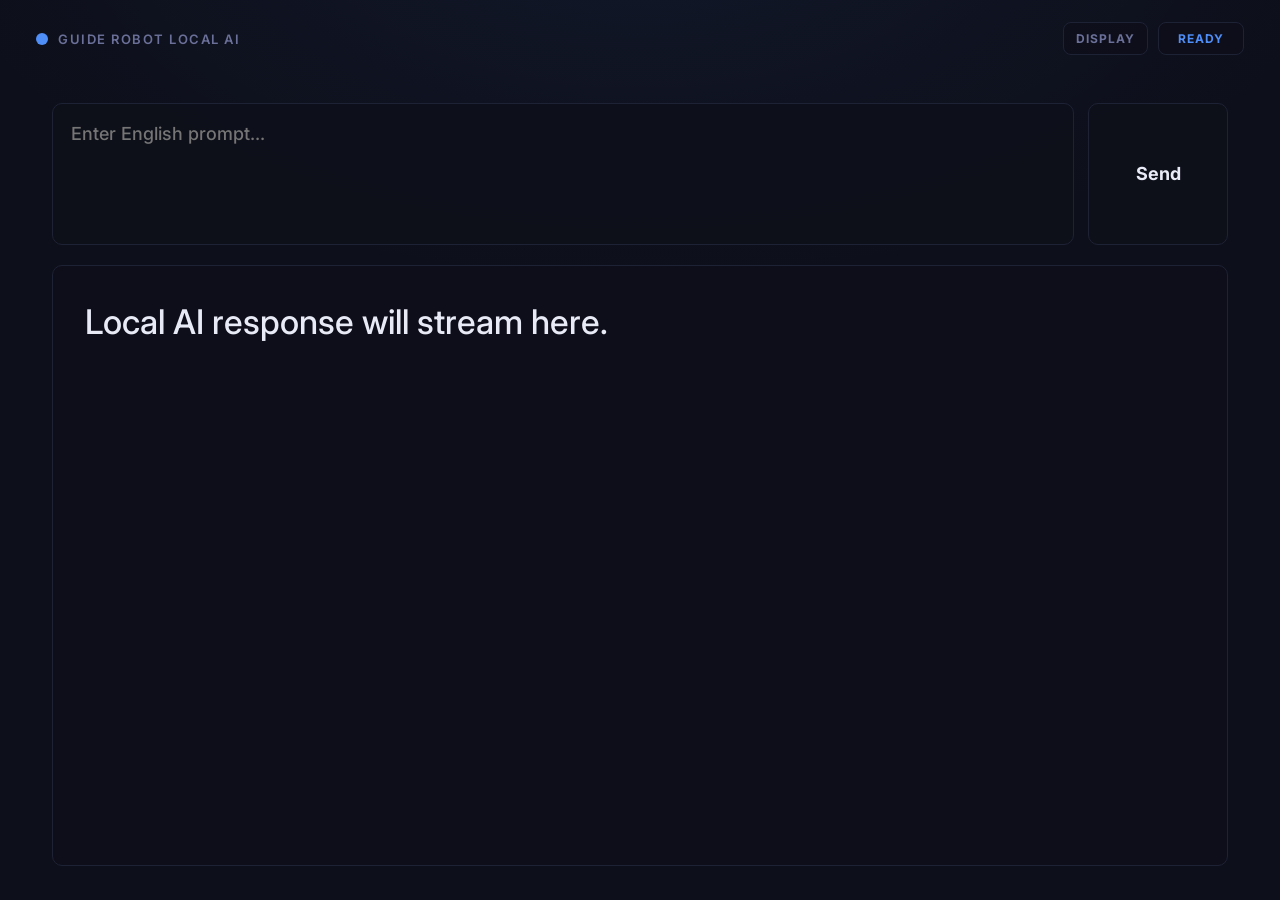
<file: local_ai.html>
<!DOCTYPE html>
<html lang="en">
<head>
    <meta charset="UTF-8">
    <meta name="viewport" content="width=device-width, initial-scale=1.0, maximum-scale=1.0, user-scalable=no">
    <title>Guide Robot Local AI</title>
    <link rel="stylesheet" href="/style.css">
</head>
<body>
    <main id="display-area">
        <div class="display-header">
            <div class="display-header-left">
                <div class="robot-indicator">
                    <span class="pulse-ring"></span>
                    <span class="pulse-dot"></span>
                </div>
                <span class="display-label">Guide Robot Local AI</span>
            </div>
            <div class="display-header-right">
                <a class="header-link" href="/">Display</a>
                <span id="local-ai-state" class="demo-state">Ready</span>
            </div>
        </div>

        <section class="local-ai-panel">
            <form id="local-ai-form" class="local-ai-form">
                <textarea id="local-ai-input" rows="4" placeholder="Enter English prompt..."></textarea>
                <button type="submit" class="demo-action-btn local-ai-send-btn">
                    <span class="demo-action-title">Send</span>
                </button>
            </form>

            <div class="local-ai-response-box">
                <div id="local-ai-output">Local AI response will stream here.</div>
                <span class="stream-cursor" id="local-ai-cursor"></span>
            </div>
        </section>
    </main>

    <script src="/local_ai.js"></script>
</body>
</html>
</file>
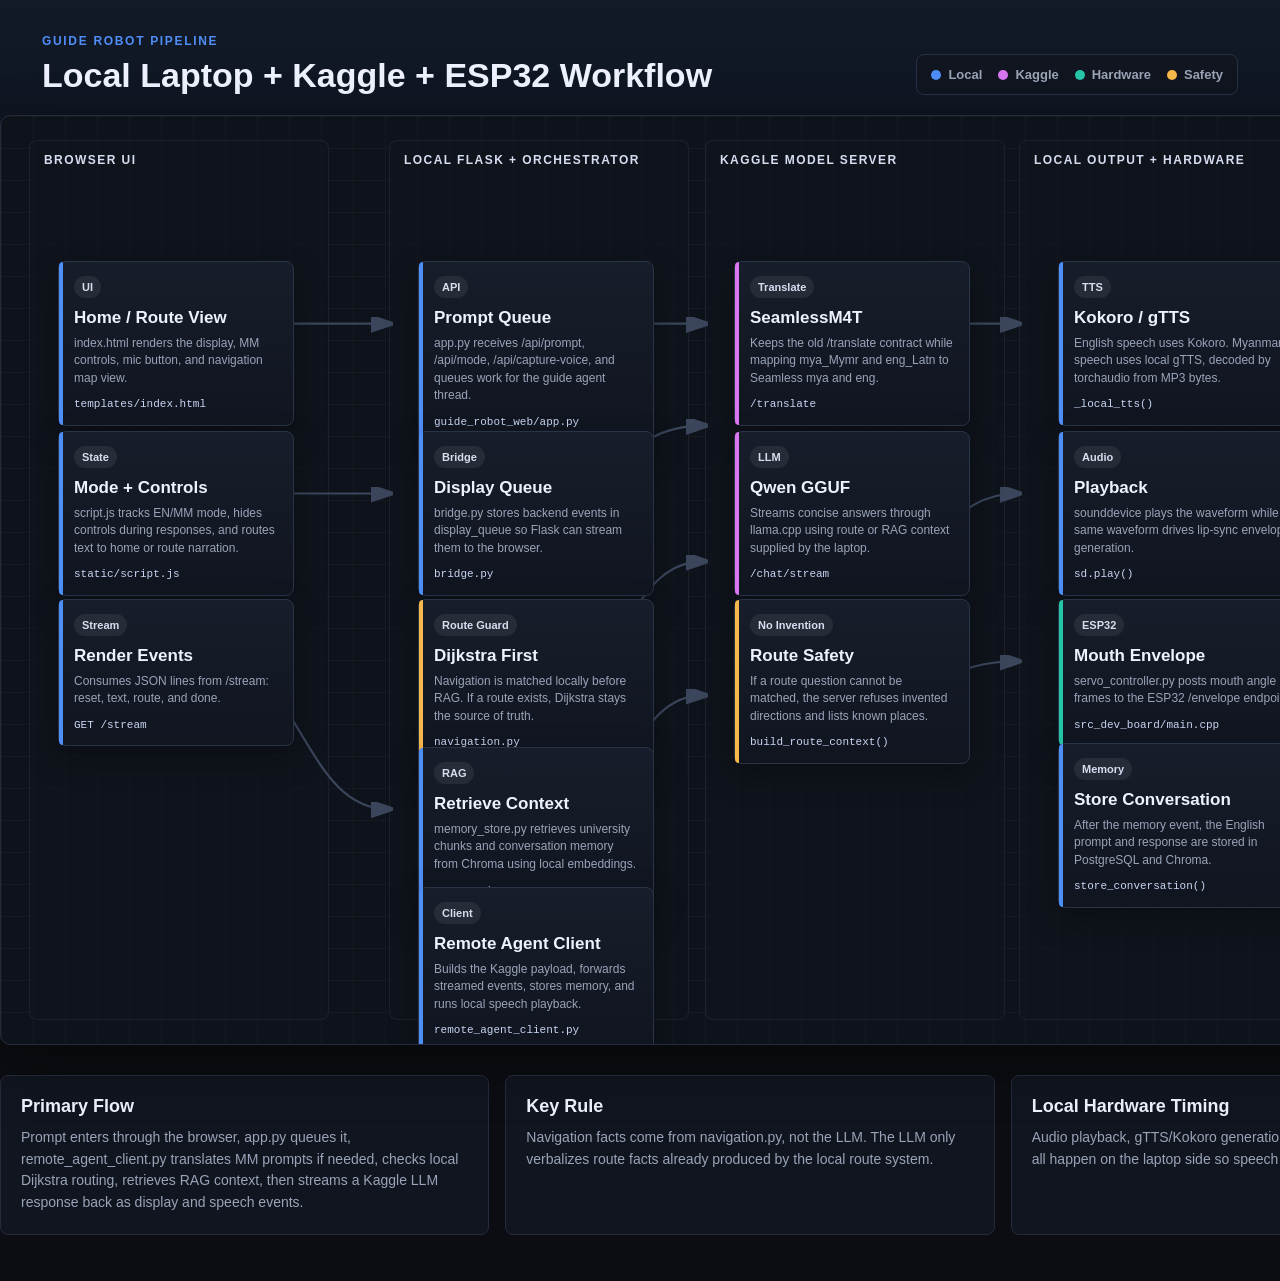
<file: workflow_visualization/guide_robot_workflow.html>
<!DOCTYPE html>
<html lang="en">
<head>
  <meta charset="UTF-8">
  <meta name="viewport" content="width=device-width, initial-scale=1.0">
  <title>Guide Robot Workflow</title>
  <link rel="stylesheet" href="workflow.css">
</head>
<body>
  <header class="topbar">
    <div>
      <p class="eyebrow">Guide Robot Pipeline</p>
      <h1>Local Laptop + Kaggle + ESP32 Workflow</h1>
    </div>
    <div class="legend">
      <span><i class="dot local"></i>Local</span>
      <span><i class="dot remote"></i>Kaggle</span>
      <span><i class="dot hardware"></i>Hardware</span>
      <span><i class="dot guard"></i>Safety</span>
    </div>
  </header>

  <main class="canvas">
    <section class="lane lane-browser">
      <div class="lane-title">Browser UI</div>
      <article class="node local n1">
        <span class="node-type">UI</span>
        <h2>Home / Route View</h2>
        <p>index.html renders the display, MM controls, mic button, and navigation map view.</p>
        <code>templates/index.html</code>
      </article>
      <article class="node local n2">
        <span class="node-type">State</span>
        <h2>Mode + Controls</h2>
        <p>script.js tracks EN/MM mode, hides controls during responses, and routes text to home or route narration.</p>
        <code>static/script.js</code>
      </article>
      <article class="node local n3">
        <span class="node-type">Stream</span>
        <h2>Render Events</h2>
        <p>Consumes JSON lines from /stream: reset, text, route, and done.</p>
        <code>GET /stream</code>
      </article>
    </section>

    <section class="lane lane-local">
      <div class="lane-title">Local Flask + Orchestrator</div>
      <article class="node local n4">
        <span class="node-type">API</span>
        <h2>Prompt Queue</h2>
        <p>app.py receives /api/prompt, /api/mode, /api/capture-voice, and queues work for the guide agent thread.</p>
        <code>guide_robot_web/app.py</code>
      </article>
      <article class="node local n5">
        <span class="node-type">Bridge</span>
        <h2>Display Queue</h2>
        <p>bridge.py stores backend events in display_queue so Flask can stream them to the browser.</p>
        <code>bridge.py</code>
      </article>
      <article class="node guard n6">
        <span class="node-type">Route Guard</span>
        <h2>Dijkstra First</h2>
        <p>Navigation is matched locally before RAG. If a route exists, Dijkstra stays the source of truth.</p>
        <code>navigation.py</code>
      </article>
      <article class="node local n7">
        <span class="node-type">RAG</span>
        <h2>Retrieve Context</h2>
        <p>memory_store.py retrieves university chunks and conversation memory from Chroma using local embeddings.</p>
        <code>memory_store.py</code>
      </article>
      <article class="node local n8">
        <span class="node-type">Client</span>
        <h2>Remote Agent Client</h2>
        <p>Builds the Kaggle payload, forwards streamed events, stores memory, and runs local speech playback.</p>
        <code>remote_agent_client.py</code>
      </article>
    </section>

    <section class="lane lane-remote">
      <div class="lane-title">Kaggle Model Server</div>
      <article class="node remote n9">
        <span class="node-type">Translate</span>
        <h2>SeamlessM4T</h2>
        <p>Keeps the old /translate contract while mapping mya_Mymr and eng_Latn to Seamless mya and eng.</p>
        <code>/translate</code>
      </article>
      <article class="node remote n10">
        <span class="node-type">LLM</span>
        <h2>Qwen GGUF</h2>
        <p>Streams concise answers through llama.cpp using route or RAG context supplied by the laptop.</p>
        <code>/chat/stream</code>
      </article>
      <article class="node guard n11">
        <span class="node-type">No Invention</span>
        <h2>Route Safety</h2>
        <p>If a route question cannot be matched, the server refuses invented directions and lists known places.</p>
        <code>build_route_context()</code>
      </article>
    </section>

    <section class="lane lane-output">
      <div class="lane-title">Local Output + Hardware</div>
      <article class="node local n12">
        <span class="node-type">TTS</span>
        <h2>Kokoro / gTTS</h2>
        <p>English speech uses Kokoro. Myanmar speech uses local gTTS, decoded by torchaudio from MP3 bytes.</p>
        <code>_local_tts()</code>
      </article>
      <article class="node local n13">
        <span class="node-type">Audio</span>
        <h2>Playback</h2>
        <p>sounddevice plays the waveform while the same waveform drives lip-sync envelope generation.</p>
        <code>sd.play()</code>
      </article>
      <article class="node hardware n14">
        <span class="node-type">ESP32</span>
        <h2>Mouth Envelope</h2>
        <p>servo_controller.py posts mouth angle frames to the ESP32 /envelope endpoint.</p>
        <code>src_dev_board/main.cpp</code>
      </article>
      <article class="node local n15">
        <span class="node-type">Memory</span>
        <h2>Store Conversation</h2>
        <p>After the memory event, the English prompt and response are stored in PostgreSQL and Chroma.</p>
        <code>store_conversation()</code>
      </article>
    </section>

    <svg class="wires" viewBox="0 0 1500 930" preserveAspectRatio="none" aria-hidden="true">
      <defs>
        <marker id="arrow" markerWidth="10" markerHeight="10" refX="8" refY="3" orient="auto" markerUnits="strokeWidth">
          <path d="M0,0 L0,6 L9,3 z"></path>
        </marker>
      </defs>
      <path d="M210 208 C300 208, 300 208, 388 208"></path>
      <path d="M210 378 C300 378, 300 378, 388 378"></path>
      <path d="M210 546 C302 546, 302 694, 388 694"></path>
      <path d="M565 208 C640 208, 640 208, 704 208"></path>
      <path d="M565 378 C620 378, 620 310, 704 310"></path>
      <path d="M565 546 C632 546, 632 446, 704 446"></path>
      <path d="M565 694 C630 694, 630 580, 704 580"></path>
      <path d="M882 208 C944 208, 944 208, 1018 208"></path>
      <path d="M882 446 C946 446, 946 378, 1018 378"></path>
      <path d="M882 580 C944 580, 944 546, 1018 546"></path>
      <path d="M1198 208 C1260 208, 1260 208, 1326 208"></path>
      <path d="M1198 378 C1260 378, 1260 378, 1326 378"></path>
      <path d="M1198 546 C1260 546, 1260 546, 1326 546"></path>
      <path d="M1198 690 C1260 690, 1260 690, 1326 690"></path>
    </svg>
  </main>

  <section class="notes">
    <div>
      <h2>Primary Flow</h2>
      <p>Prompt enters through the browser, app.py queues it, remote_agent_client.py translates MM prompts if needed, checks local Dijkstra routing, retrieves RAG context, then streams a Kaggle LLM response back as display and speech events.</p>
    </div>
    <div>
      <h2>Key Rule</h2>
      <p>Navigation facts come from navigation.py, not the LLM. The LLM only verbalizes route facts already produced by the local route system.</p>
    </div>
    <div>
      <h2>Local Hardware Timing</h2>
      <p>Audio playback, gTTS/Kokoro generation, and ESP32 mouth envelopes all happen on the laptop side so speech and lip-sync stay aligned.</p>
    </div>
  </section>
</body>
</html>
</file>
<file: style.css>
@import url('https://fonts.googleapis.com/css2?family=Inter:wght@400;500;600;700&display=swap');

*, *::before, *::after {
    margin: 0;
    padding: 0;
    box-sizing: border-box;
}

:root {
    --bg: #0d0f1a;
    --accent: #4f8ef7;
    --accent-glow: rgba(79, 142, 247, 0.18);
    --text: #e8eaf6;
    --text-dim: #6b7099;
    --border: #1e2235;
    --font: 'Inter', 'Segoe UI', system-ui, sans-serif;
}

body {
    background-color: var(--bg);
    color: var(--text);
    height: 100dvh;
    width: 100dvw;
    overflow: hidden;
    -webkit-touch-callout: none;
    user-select: none;
    font-family: var(--font);
    -webkit-font-smoothing: antialiased;
}

#display-area {
    display: flex;
    flex-direction: column;
    height: 100%;
    background:
        radial-gradient(ellipse 80% 60% at 50% -10%, rgba(79, 142, 247, 0.07) 0%, transparent 70%),
        var(--bg);
    overflow: hidden;
}

.display-header {
    display: flex;
    align-items: center;
    justify-content: space-between;
    padding: 22px 36px 0;
    flex-shrink: 0;
}

.display-header-left,
.display-header-right {
    display: flex;
    align-items: center;
    gap: 10px;
}

.display-label {
    font-size: 13px;
    font-weight: 600;
    color: var(--text-dim);
    letter-spacing: 1.5px;
    text-transform: uppercase;
}

.demo-state {
    min-width: 86px;
    border: 1px solid var(--border);
    border-radius: 8px;
    padding: 8px 12px;
    color: var(--accent);
    font-size: 12px;
    font-weight: 700;
    text-align: center;
    text-transform: uppercase;
    letter-spacing: 1px;
    background: rgba(13, 15, 26, 0.86);
}

.header-link {
    border: 1px solid var(--border);
    border-radius: 8px;
    padding: 8px 12px;
    background: rgba(13, 15, 26, 0.86);
    color: var(--text-dim);
    font-size: 12px;
    font-weight: 700;
    text-decoration: none;
    text-transform: uppercase;
    letter-spacing: 1px;
}

.header-link:hover {
    border-color: var(--accent);
    color: var(--accent);
}

.robot-indicator {
    position: relative;
    width: 12px;
    height: 12px;
}

.pulse-dot {
    position: absolute;
    inset: 0;
    border-radius: 50%;
    background: var(--accent);
}

.pulse-ring {
    position: absolute;
    inset: -4px;
    border-radius: 50%;
    border: 2px solid var(--accent);
    opacity: 0;
    animation: pulse-ring 2.4s ease-out infinite;
}

@keyframes pulse-ring {
    0% { transform: scale(0.6); opacity: 0.7; }
    100% { transform: scale(1.8); opacity: 0; }
}

.stream-container {
    flex: 1;
    display: flex;
    flex-direction: column;
    align-items: flex-start;
    padding: 48px 52px;
    overflow-y: auto;
    position: relative;
}

.stream-container::-webkit-scrollbar { width: 4px; }
.stream-container::-webkit-scrollbar-track { background: transparent; }
.stream-container::-webkit-scrollbar-thumb { background: var(--border); border-radius: 4px; }

#stream-output {
    font-size: clamp(22px, 3.2vw, 38px);
    line-height: 1.65;
    font-weight: 500;
    color: var(--text);
    max-width: 900px;
    position: relative;
}

.stream-line {
    display: block;
    margin-bottom: 12px;
    animation: token-fade 0.15s ease-out;
}

@keyframes token-fade {
    from { opacity: 0.4; }
    to { opacity: 1; }
}

.stream-cursor {
    display: inline-block;
    width: 3px;
    height: 1.2em;
    background: var(--accent);
    border-radius: 2px;
    margin-left: 4px;
    vertical-align: text-bottom;
    animation: blink 1s step-start infinite;
    opacity: 0;
}

.stream-cursor.active {
    opacity: 1;
}

@keyframes blink {
    0%, 100% { opacity: 1; }
    50% { opacity: 0; }
}

.demo-controls {
    flex-shrink: 0;
    display: grid;
    grid-template-columns: repeat(4, minmax(0, 1fr));
    gap: clamp(8px, 1.3vw, 16px);
    padding: 0 clamp(16px, 3vw, 36px) clamp(18px, 3vw, 32px);
}

.motion-stage {
    flex: 1;
    display: flex;
    align-items: center;
    padding: 48px 52px;
}

.motion-copy {
    max-width: 900px;
}

.motion-copy h1 {
    color: var(--text);
    font-size: clamp(34px, 6vw, 72px);
    line-height: 1;
    font-weight: 700;
}

.motion-copy p {
    margin-top: 22px;
    color: var(--text-dim);
    font-size: clamp(18px, 2.2vw, 28px);
    line-height: 1.5;
}

.motion-controls {
    flex-shrink: 0;
    display: grid;
    grid-template-columns: repeat(3, minmax(0, 1fr));
    gap: clamp(8px, 1.3vw, 16px);
    padding: 0 clamp(16px, 3vw, 36px) clamp(18px, 3vw, 32px);
}

.motion-action-btn {
    min-height: 110px;
    text-align: center;
}

.demo-action-btn {
    min-width: 0;
    min-height: 82px;
    border: 1px solid var(--border);
    border-radius: 10px;
    background: rgba(13, 15, 26, 0.88);
    color: var(--text);
    font-family: var(--font);
    cursor: pointer;
    padding: 14px 16px;
    text-align: left;
    transition: background 0.15s, border-color 0.15s, color 0.15s, transform 0.15s;
}

.demo-action-btn:hover:not(:disabled) {
    border-color: var(--accent);
    color: var(--accent);
    background: rgba(79, 142, 247, 0.12);
    transform: translateY(-1px);
}

.demo-action-btn:disabled {
    opacity: 0.55;
    cursor: not-allowed;
}

.demo-action-title {
    display: block;
    overflow-wrap: anywhere;
}

.demo-action-title {
    font-size: clamp(14px, 1.6vw, 18px);
    line-height: 1.25;
    font-weight: 700;
}

@media (max-width: 820px) {
    .display-header {
        padding: 18px 18px 0;
    }

    .stream-container {
        padding: 34px 22px;
    }

    .demo-controls {
        grid-template-columns: 1fr 1fr;
    }

    .motion-stage {
        padding: 34px 22px;
    }

    .motion-controls {
        grid-template-columns: 1fr;
    }
}

@media (max-width: 520px) {
    .display-label {
        font-size: 11px;
    }

    .demo-state {
        min-width: 72px;
        padding: 7px 9px;
    }

    .demo-controls {
        grid-template-columns: 1fr;
    }
}

.local-ai-panel {
    flex: 1;
    display: flex;
    flex-direction: column;
    gap: 20px;
    padding: 48px 52px 34px;
    min-height: 0;
}

.local-ai-form {
    display: grid;
    grid-template-columns: minmax(0, 1fr) 140px;
    gap: 14px;
    flex-shrink: 0;
}

#local-ai-input {
    width: 100%;
    min-width: 0;
    resize: none;
    border: 1px solid var(--border);
    border-radius: 10px;
    background: rgba(13, 15, 26, 0.88);
    color: var(--text);
    font: 500 18px/1.5 var(--font);
    padding: 16px 18px;
    outline: none;
}

#local-ai-input:focus {
    border-color: var(--accent);
    box-shadow: 0 0 0 3px var(--accent-glow);
}

.local-ai-send-btn {
    min-height: 100%;
    text-align: center;
}

.local-ai-response-box {
    flex: 1;
    min-height: 0;
    overflow-y: auto;
    border: 1px solid var(--border);
    border-radius: 10px;
    background: rgba(13, 15, 26, 0.72);
    padding: 28px 32px;
}

#local-ai-output {
    color: var(--text);
    font-size: clamp(22px, 3vw, 34px);
    line-height: 1.65;
    font-weight: 500;
}

@media (max-width: 720px) {
    .local-ai-panel {
        padding: 34px 22px;
    }

    .local-ai-form {
        grid-template-columns: 1fr;
    }

    .local-ai-send-btn {
        min-height: 72px;
    }
}
</file>
<file: workflow_visualization/workflow.css>
:root {
  --bg: #0b0d12;
  --panel: #11151f;
  --panel-2: #151a26;
  --text: #eef2ff;
  --muted: #9aa4b8;
  --line: #3b465c;
  --local: #4f8ef7;
  --remote: #d977f2;
  --hardware: #24c6a7;
  --guard: #f5b84b;
  --shadow: 0 18px 55px rgba(0, 0, 0, 0.34);
  font-family: Inter, "Segoe UI", Arial, sans-serif;
}

* {
  box-sizing: border-box;
}

body {
  margin: 0;
  min-width: 1280px;
  background:
    linear-gradient(180deg, rgba(79, 142, 247, 0.1), transparent 320px),
    var(--bg);
  color: var(--text);
}

.topbar {
  display: flex;
  justify-content: space-between;
  align-items: end;
  gap: 28px;
  padding: 34px 42px 20px;
}

.eyebrow {
  margin: 0 0 8px;
  color: var(--local);
  font-size: 12px;
  font-weight: 800;
  letter-spacing: 0.14em;
  text-transform: uppercase;
}

h1 {
  margin: 0;
  font-size: 34px;
  font-weight: 800;
  letter-spacing: 0;
}

.legend {
  display: flex;
  gap: 16px;
  padding: 12px 14px;
  border: 1px solid #273145;
  border-radius: 8px;
  background: rgba(17, 21, 31, 0.82);
  color: var(--muted);
  font-size: 13px;
  font-weight: 700;
}

.legend span {
  display: inline-flex;
  align-items: center;
  gap: 7px;
  white-space: nowrap;
}

.dot {
  width: 10px;
  height: 10px;
  border-radius: 50%;
  display: inline-block;
}

.dot.local { background: var(--local); }
.dot.remote { background: var(--remote); }
.dot.hardware { background: var(--hardware); }
.dot.guard { background: var(--guard); }

.canvas {
  position: relative;
  width: 1500px;
  height: 930px;
  margin: 0 auto 30px;
  border: 1px solid #242c3c;
  border-radius: 10px;
  background:
    linear-gradient(rgba(255,255,255,0.028) 1px, transparent 1px),
    linear-gradient(90deg, rgba(255,255,255,0.028) 1px, transparent 1px),
    #0e121a;
  background-size: 32px 32px;
  overflow: hidden;
  box-shadow: var(--shadow);
}

.lane {
  position: absolute;
  top: 24px;
  bottom: 24px;
  width: 300px;
  border: 1px solid rgba(255, 255, 255, 0.06);
  border-radius: 8px;
  background: rgba(17, 21, 31, 0.54);
}

.lane-browser { left: 28px; }
.lane-local { left: 388px; }
.lane-remote { left: 704px; }
.lane-output { left: 1018px; width: 454px; }

.lane-title {
  position: absolute;
  left: 14px;
  top: 12px;
  color: #d6ddf1;
  font-size: 12px;
  font-weight: 900;
  letter-spacing: 0.12em;
  text-transform: uppercase;
}

.node {
  position: absolute;
  width: 236px;
  min-height: 126px;
  padding: 14px 15px 13px;
  border: 1px solid #2a3447;
  border-radius: 8px;
  background: linear-gradient(180deg, #171d2a, #101520);
  box-shadow: 0 12px 32px rgba(0, 0, 0, 0.28);
  z-index: 2;
}

.lane-output .node {
  width: 260px;
}

.node::before {
  content: "";
  position: absolute;
  inset: 0 auto 0 0;
  width: 4px;
  border-radius: 8px 0 0 8px;
}

.node.local::before { background: var(--local); }
.node.remote::before { background: var(--remote); }
.node.hardware::before { background: var(--hardware); }
.node.guard::before { background: var(--guard); }

.node-type {
  display: inline-flex;
  align-items: center;
  height: 22px;
  padding: 0 8px;
  border-radius: 999px;
  background: rgba(255, 255, 255, 0.07);
  color: #d7def0;
  font-size: 11px;
  font-weight: 800;
}

.node h2 {
  margin: 10px 0 7px;
  font-size: 17px;
  line-height: 1.18;
  letter-spacing: 0;
}

.node p {
  margin: 0 0 10px;
  color: var(--muted);
  font-size: 12px;
  line-height: 1.45;
}

.node code {
  display: block;
  color: #c9d6f2;
  font-size: 11px;
  line-height: 1.3;
  word-break: break-word;
}

.n1 { left: 28px; top: 120px; }
.n2 { left: 28px; top: 290px; }
.n3 { left: 28px; top: 458px; }
.n4 { left: 28px; top: 120px; }
.n5 { left: 28px; top: 290px; }
.n6 { left: 28px; top: 458px; }
.n7 { left: 28px; top: 606px; }
.n8 { left: 28px; top: 746px; }
.n9 { left: 28px; top: 120px; }
.n10 { left: 28px; top: 290px; }
.n11 { left: 28px; top: 458px; }
.n12 { left: 38px; top: 120px; }
.n13 { left: 38px; top: 290px; }
.n14 { left: 38px; top: 458px; }
.n15 { left: 38px; top: 602px; }

.wires {
  position: absolute;
  inset: 0;
  z-index: 1;
  pointer-events: none;
}

.wires path {
  fill: none;
  stroke: var(--line);
  stroke-width: 2.2;
  marker-end: url(#arrow);
}

.wires marker path {
  fill: var(--line);
}

.notes {
  width: 1500px;
  margin: 0 auto 46px;
  display: grid;
  grid-template-columns: repeat(3, 1fr);
  gap: 16px;
}

.notes div {
  min-height: 132px;
  padding: 20px;
  border: 1px solid #242c3c;
  border-radius: 8px;
  background: var(--panel);
}

.notes h2 {
  margin: 0 0 10px;
  font-size: 18px;
  letter-spacing: 0;
}

.notes p {
  margin: 0;
  color: var(--muted);
  font-size: 14px;
  line-height: 1.55;
}

@media print {
  body {
    min-width: 0;
    background: #fff;
    color: #111;
  }

  .canvas,
  .notes {
    transform: scale(0.72);
    transform-origin: top left;
  }
}
</file>
